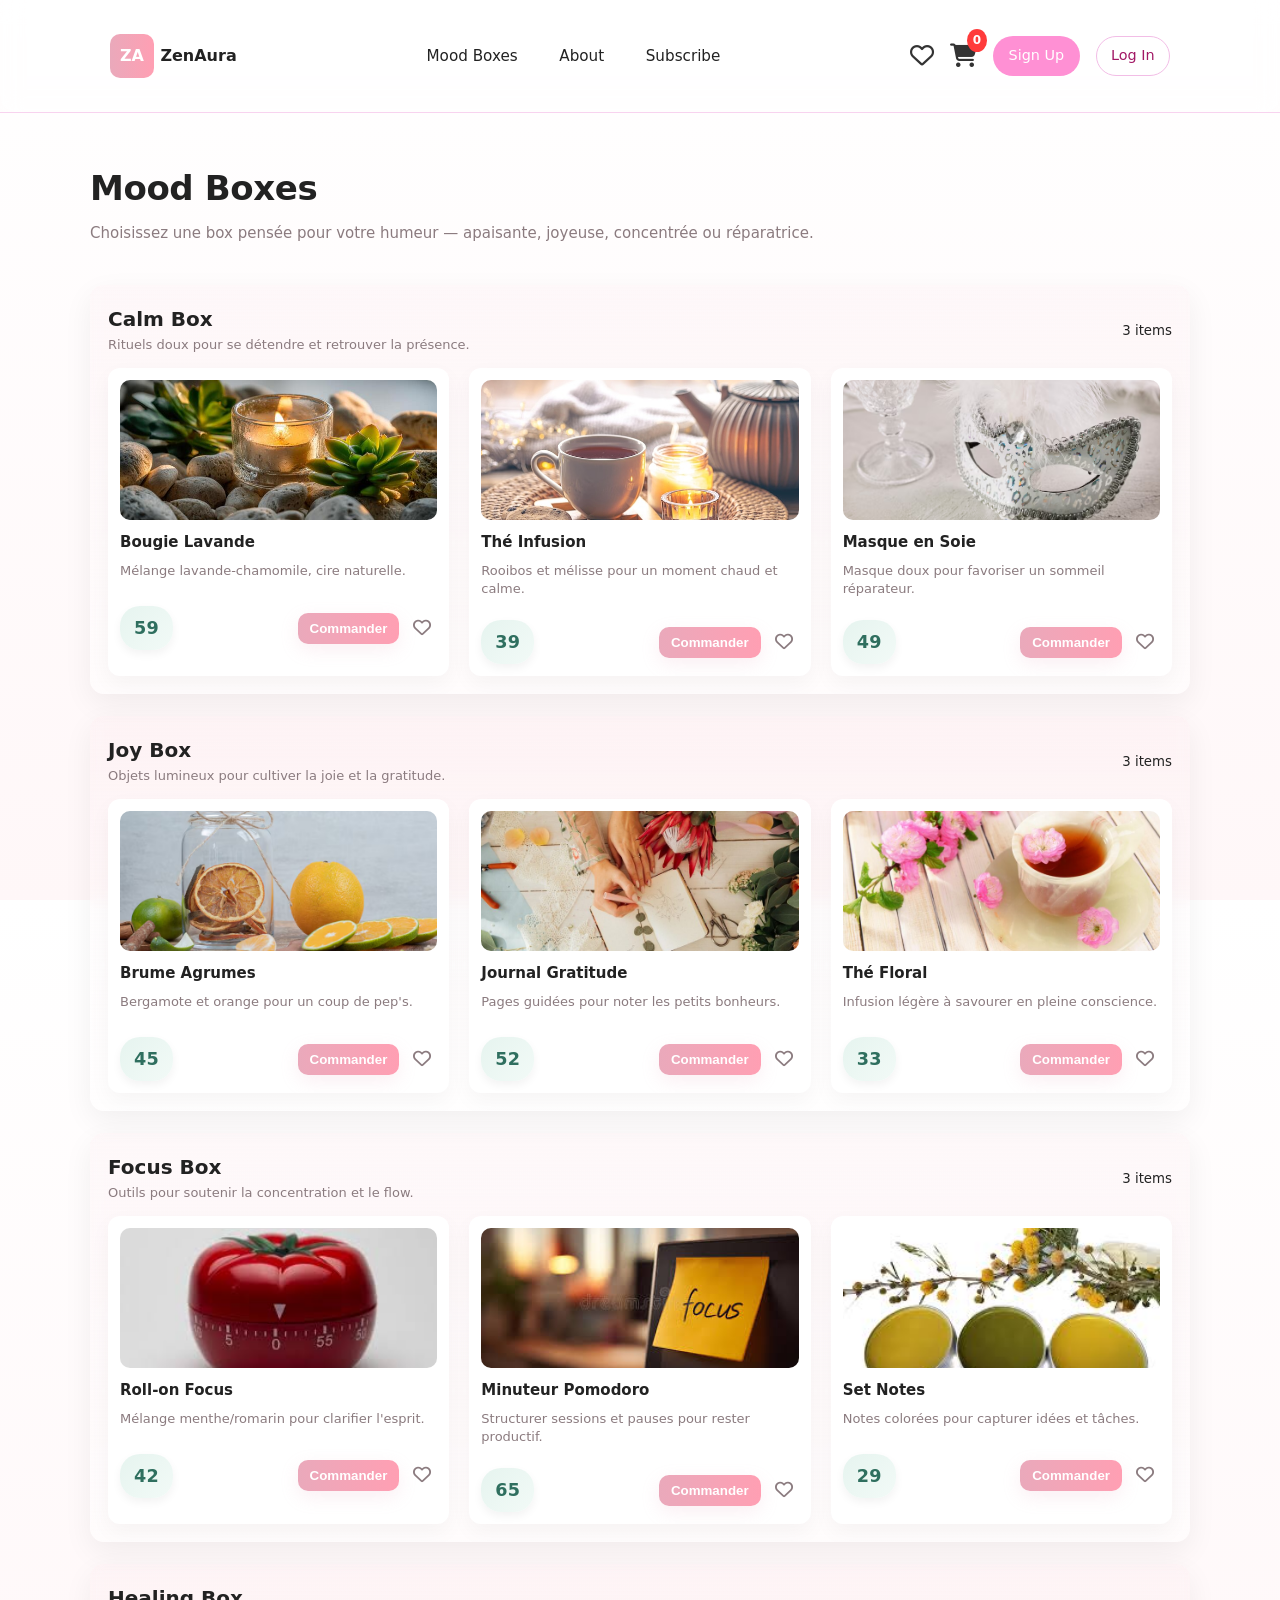
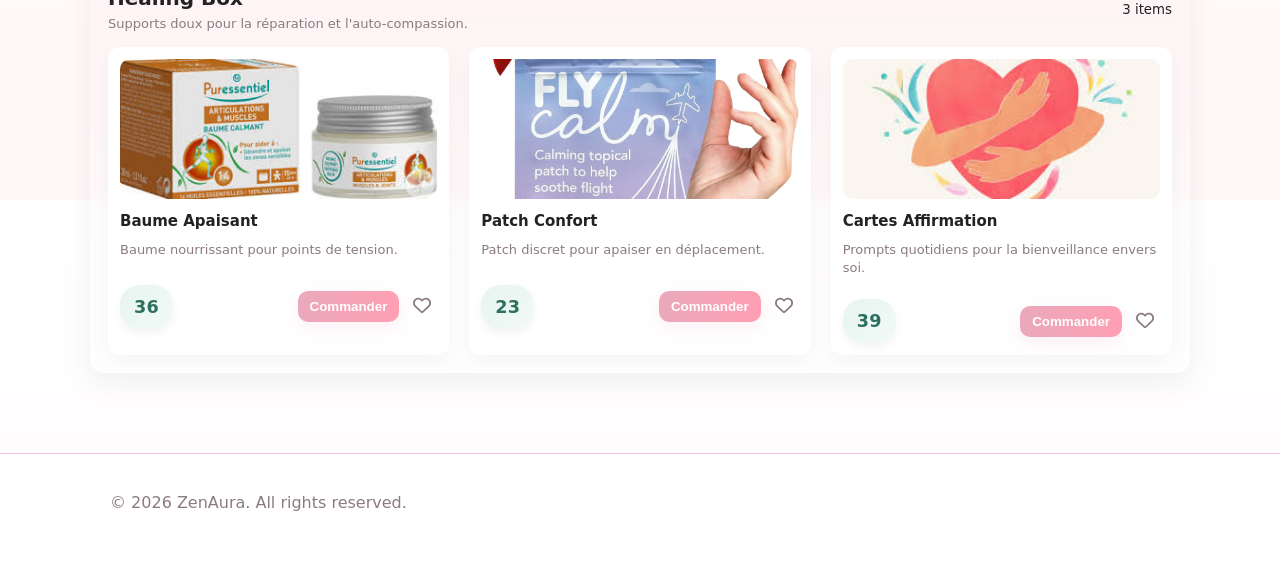
<file: ZainAura/ZainAura/boxes.html>
<!DOCTYPE html>
<html lang="fr">
<head>
  <meta charset="utf-8">
  <meta name="viewport" content="width=device-width, initial-scale=1">
  <title>ZenAura – Mood Boxes</title>
  <link rel="stylesheet" href="styles.css">
  <link rel="stylesheet" href="https://cdnjs.cloudflare.com/ajax/libs/font-awesome/6.5.0/css/all.min.css">
</head>
<body>

<!-- Header -->
<header class="header sticky-header">
  <div class="container">
    <div class="header-content">
      <a href="accueil.html" class="logo">
        <span class="logo-icon">ZA</span>
        <span class="logo-text">ZenAura</span>
      </a>

      <nav class="nav">
        <a href="boxes.html" class="nav-link">Mood Boxes</a>
        <a href="about.html" class="nav-link">About</a>
        <a href="inscription.html" class="nav-link">Subscribe</a>
      </nav>

      <div class="header-actions">
        <!-- Wishlist -->
        <a href="wishlist.html" class="header-icon wish-icon" title="Liste de souhaits">
          <i class="fa-regular fa-heart"></i>
        </a>
        <!-- Panier -->
        <a href="cart.html" class="header-icon cart-icon" title="Panier">
          <i class="fa-solid fa-cart-shopping"></i>
          <span id="cart-count">0</span>
        </a>
        <!-- Auth -->
        <a href="inscription.html" class="btn-signup">Sign Up</a>
        <a href="login.html" class="btn-login">Log In</a>
      </div>
    </div>
  </div>
</header>

<!-- HERO -->
<section class="boxes-hero container">
  <h1>Mood Boxes</h1>
  <p>Choisissez une box pensée pour votre humeur — apaisante, joyeuse, concentrée ou réparatrice.</p>
</section>

<!-- MAIN -->
<main class="boxes-wrapper container">

  <!-- Calm Box -->
  <section class="box-section" id="calm">
    <div class="box-header">
      <div class="box-title">
        <h2>Calm Box</h2>
        <p class="box-desc">Rituels doux pour se détendre et retrouver la présence.</p>
      </div>
      <div class="box-meta"><small class="muted">3 items</small></div>
    </div>

    <div class="cards-grid">
      <article class="card">
        <div class="card-img"><img src="images/image1.jpg" alt="Bougie calmante"></div>
        <div class="card-body">
          <h3 class="card-title">Bougie Lavande</h3>
          <p class="card-desc">Mélange lavande-chamomile, cire naturelle.</p>
          <div class="card-footer">
            <div class="price">59</div>
            <div class="actions">
              <button class="btn-order" data-name="Bougie Lavande" data-price="59">Commander</button>
              <button class="wish-btn"><i class="fa-regular fa-heart"></i></button>
            </div>
          </div>
        </div>
      </article>

      <article class="card">
        <div class="card-img"><img src="images/image2.jpg" alt="Thé apaisant"></div>
        <div class="card-body">
          <h3 class="card-title">Thé Infusion</h3>
          <p class="card-desc">Rooibos et mélisse pour un moment chaud et calme.</p>
          <div class="card-footer">
            <div class="price">39</div>
            <div class="actions">
              <button class="btn-order" data-name="Thé Infusion" data-price="39">Commander</button>
              <button class="wish-btn"><i class="fa-regular fa-heart"></i></button>
            </div>
          </div>
        </div>
      </article>

      <article class="card">
        <div class="card-img"><img src="images/image3.jpg" alt="Masque de sommeil"></div>
        <div class="card-body">
          <h3 class="card-title">Masque en Soie</h3>
          <p class="card-desc">Masque doux pour favoriser un sommeil réparateur.</p>
          <div class="card-footer">
            <div class="price">49</div>
            <div class="actions">
              <button class="btn-order" data-name="Masque en Soie" data-price="49">Commander</button>
              <button class="wish-btn"><i class="fa-regular fa-heart"></i></button>
            </div>
          </div>
        </div>
      </article>
    </div>
  </section>

  <!-- Joy Box -->
  <section class="box-section" id="joy">
    <div class="box-header">
      <div class="box-title">
        <h2>Joy Box</h2>
        <p class="box-desc">Objets lumineux pour cultiver la joie et la gratitude.</p>
      </div>
      <div class="box-meta"><small class="muted">3 items</small></div>
    </div>

    <div class="cards-grid">
      <article class="card">
        <div class="card-img"><img src="images/image4.jpg" alt="Brume d'ambiance"></div>
        <div class="card-body">
          <h3 class="card-title">Brume Agrumes</h3>
          <p class="card-desc">Bergamote et orange pour un coup de pep's.</p>
          <div class="card-footer">
            <div class="price">45</div>
            <div class="actions">
              <button class="btn-order" data-name="Brume Agrumes" data-price="45">Commander</button>
              <button class="wish-btn"><i class="fa-regular fa-heart"></i></button>
            </div>
          </div>
        </div>
      </article>

      <article class="card">
        <div class="card-img"><img src="images/image5.jpg" alt="Journal de gratitude"></div>
        <div class="card-body">
          <h3 class="card-title">Journal Gratitude</h3>
          <p class="card-desc">Pages guidées pour noter les petits bonheurs.</p>
          <div class="card-footer">
            <div class="price">52</div>
            <div class="actions">
              <button class="btn-order" data-name="Journal Gratitude" data-price="52">Commander</button>
              <button class="wish-btn"><i class="fa-regular fa-heart"></i></button>
            </div>
          </div>
        </div>
      </article>

      <article class="card">
        <div class="card-img"><img src="images/image6.jpg" alt="Thé floral"></div>
        <div class="card-body">
          <h3 class="card-title">Thé Floral</h3>
          <p class="card-desc">Infusion légère à savourer en pleine conscience.</p>
          <div class="card-footer">
            <div class="price">33</div>
            <div class="actions">
              <button class="btn-order" data-name="Thé Floral" data-price="33">Commander</button>
              <button class="wish-btn"><i class="fa-regular fa-heart"></i></button>
            </div>
          </div>
        </div>
      </article>
    </div>
  </section>

  <!-- Focus Box -->
  <section class="box-section" id="focus">
    <div class="box-header">
      <div class="box-title">
        <h2>Focus Box</h2>
        <p class="box-desc">Outils pour soutenir la concentration et le flow.</p>
      </div>
      <div class="box-meta"><small class="muted">3 items</small></div>
    </div>

    <div class="cards-grid">
      <article class="card">
        <div class="card-img"><img src="images/img7.jpeg" alt="Roll-on focus"></div>
        <div class="card-body">
          <h3 class="card-title">Roll-on Focus</h3>
          <p class="card-desc">Mélange menthe/romarin pour clarifier l'esprit.</p>
          <div class="card-footer">
            <div class="price">42</div>
            <div class="actions">
              <button class="btn-order" data-name="Roll-on Focus" data-price="42">Commander</button>
              <button class="wish-btn"><i class="fa-regular fa-heart"></i></button>
            </div>
          </div>
        </div>
      </article>

      <article class="card">
        <div class="card-img"><img src="images/img8.jpeg" alt="Minuteur pomodoro"></div>
        <div class="card-body">
          <h3 class="card-title">Minuteur Pomodoro</h3>
          <p class="card-desc">Structurer sessions et pauses pour rester productif.</p>
          <div class="card-footer">
            <div class="price">65</div>
            <div class="actions">
              <button class="btn-order" data-name="Minuteur Pomodoro" data-price="65">Commander</button>
              <button class="wish-btn"><i class="fa-regular fa-heart"></i></button>
            </div>
          </div>
        </div>
      </article>

      <article class="card">
        <div class="card-img"><img src="images/img9.jpeg" alt="Notes autocollantes"></div>
        <div class="card-body">
          <h3 class="card-title">Set Notes</h3>
          <p class="card-desc">Notes colorées pour capturer idées et tâches.</p>
          <div class="card-footer">
            <div class="price">29</div>
            <div class="actions">
              <button class="btn-order" data-name="Set Notes" data-price="29">Commander</button>
              <button class="wish-btn"><i class="fa-regular fa-heart"></i></button>
            </div>
          </div>
        </div>
      </article>
    </div>
  </section>

  <!-- Healing Box -->
  <section class="box-section" id="healing">
    <div class="box-header">
      <div class="box-title">
        <h2>Healing Box</h2>
        <p class="box-desc">Supports doux pour la réparation et l'auto-compassion.</p>
      </div>
      <div class="box-meta"><small class="muted">3 items</small></div>
    </div>

    <div class="cards-grid">
      <article class="card">
        <div class="card-img"><img src="images/image10.jpeg" alt="Baume apaisant"></div>
        <div class="card-body">
          <h3 class="card-title">Baume Apaisant</h3>
          <p class="card-desc">Baume nourrissant pour points de tension.</p>
          <div class="card-footer">
            <div class="price">36</div>
            <div class="actions">
              <button class="btn-order" data-name="Baume Apaisant" data-price="36">Commander</button>
              <button class="wish-btn"><i class="fa-regular fa-heart"></i></button>
            </div>
          </div>
        </div>
      </article>

      <article class="card">
        <div class="card-img"><img src="images/im12.jpg" alt="Patch aromatique"></div>
        <div class="card-body">
          <h3 class="card-title">Patch Confort</h3>
          <p class="card-desc">Patch discret pour apaiser en déplacement.</p>
          <div class="card-footer">
            <div class="price">23</div>
            <div class="actions">
              <button class="btn-order" data-name="Patch Confort" data-price="23">Commander</button>
              <button class="wish-btn"><i class="fa-regular fa-heart"></i></button>
            </div>
          </div>
        </div>
      </article>

      <article class="card">
        <div class="card-img"><img src="images/im13.jpeg" alt="Cartes d'affirmation"></div>
        <div class="card-body">
          <h3 class="card-title">Cartes Affirmation</h3>
          <p class="card-desc">Prompts quotidiens pour la bienveillance envers soi.</p>
          <div class="card-footer">
            <div class="price">39</div>
            <div class="actions">
              <button class="btn-order" data-name="Cartes Affirmation" data-price="39">Commander</button>
              <button class="wish-btn"><i class="fa-regular fa-heart"></i></button>
            </div>
          </div>
        </div>
      </article>
    </div>
  </section>

</main>

<!-- Footer -->
<footer class="footer">
  <div class="container">
    <p id="copyrightYear"></p>
  </div>
</footer>

<script>
// Wishlist toggle
document.querySelectorAll('.wish-btn').forEach(btn=>{
  btn.addEventListener('click', ()=>{
    btn.classList.toggle('active');
    const icon = btn.querySelector('i');
    icon.classList.toggle('fa-solid');
    icon.classList.toggle('fa-regular');
  });
});

// Panier
let cart = JSON.parse(localStorage.getItem('cart')) || [];
const cartCount = document.getElementById('cart-count');

function updateCartCount(){
  cartCount.textContent = cart.length;
}
updateCartCount();

document.querySelectorAll('.btn-order').forEach(btn => {
  btn.addEventListener('click', ()=>{
    const name = btn.dataset.name;
    const price = parseInt(btn.dataset.price);
    cart.push({name, price});
    localStorage.setItem('cart', JSON.stringify(cart));
    updateCartCount();
    btn.textContent = 'Ajouté ✔';
    btn.disabled = true;
  });
});

// Copyright
document.getElementById('copyrightYear').textContent =
  '© ' + new Date().getFullYear() + ' ZenAura. All rights reserved.';
</script>

</body>
</html>
</file>
<file: ZainAura/ZainAura/styles.css>
/* ------------------------------
   BASE STYLE
------------------------------ */
* {
    margin: 0;
    padding: 0;
    box-sizing: border-box;
}

body {
    font-family: system-ui, sans-serif;
    background: #fff7fb;
    color: #3a1b4f;
    line-height: 1.6;
}

a {
    text-decoration: none;
    color: inherit;
}

.container {
    width: 100%;
    max-width: 1100px;
    margin: auto;
    padding: 0 1.5rem;
}


/* ------------------------------
   HEADER
------------------------------ */
.header {
    background: #ffffffdd;
    border-bottom: 1px solid #f8d3ef;
    backdrop-filter: blur(10px);
}

.sticky-header {
    position: sticky;
    top: 0;
    z-index: 1000;
}

.header-content {
    display: flex;
    justify-content: space-between;
    align-items: center;
    padding: 1rem 0;
}

.logo {
    display: flex;
    align-items: center;
    gap: 0.4rem;
    font-weight: 700;
}

.logo-icon {
    background: linear-gradient(135deg, #ff8ad4, #ffbde6);
    width: 36px;
    height: 36px;
    border-radius: 50%;
    color: white;
    font-weight: bold;
    display: flex;
    align-items: center;
    justify-content: center;
}

.nav {
    display: flex;
    gap: 1.2rem;
}

.nav-link {
    font-size: 0.95rem;
    border-radius: 20px;
    padding: 0.3rem 0.7rem;
    transition: background 0.25s;
}

.nav-link:hover {
    background: #ffe4f6;
}

.header-actions {
    display: flex;
    gap: 0.5rem;
}

.btn-signup,
.btn-login {
    padding: 0.45rem 0.9rem;
    border-radius: 25px;
    font-size: 0.9rem;
    cursor: pointer;
    border: 1px solid transparent;
    transition: 0.25s;
}

.btn-signup {
    background: #ff90d4;
    color: white;
}

.btn-signup:hover {
    background: #ff7ccf;
}

.btn-login {
    background: white;
    border: 1px solid #f2bde6;
    color: #a21865;
}

.btn-login:hover {
    background: #ffe7f8;
}


/* ------------------------------
   HERO SECTION
------------------------------ */
.hero {
    padding: 4rem 0 3rem;
    text-align: center;
}

.hero-badge {
    display: inline-block;
    background: #ffe5f6;
    padding: 0.4rem 1rem;
    border-radius: 20px;
    font-size: 0.9rem;
    color: #b0137a;
    margin-bottom: 1rem;
}

.hero-title {
    font-size: 2.6rem;
    font-weight: 800;
    margin-bottom: 1rem;
}

.gradient-text {
    background: linear-gradient(135deg, #ff7ccf, #ffbdf2);
    -webkit-background-clip: text;
    -webkit-text-fill-color: transparent;
}

.hero-desc {
    max-width: 700px;
    margin: auto;
    font-size: 1.05rem;
    color: #6a4b70;
    margin-bottom: 1.7rem;
}

.hero-buttons {
    display: flex;
    justify-content: center;
    gap: 1rem;
    margin-bottom: 2.5rem;
}

.btn-primary {
    padding: 0.7rem 1.4rem;
    border-radius: 25px;
    background: linear-gradient(135deg, #ff8ad4, #ffbdf0);
    border: none;
    color: white;
    font-size: 0.95rem;
    cursor: pointer;
}

.btn-primary:hover {
    filter: brightness(0.93);
}

.btn-outline {
    padding: 0.7rem 1.4rem;
    border-radius: 25px;
    border: 1px solid #e9b1da;
    background: white;
    color: #b0137a;
    font-size: 0.95rem;
    cursor: pointer;
}

.btn-outline:hover {
    background: #ffeaf7;
}

.hero-stats {
    display: flex;
    justify-content: center;
    gap: 2rem;
    margin-top: 2rem;
}

.stat {
    text-align: center;
}

.stat strong {
    font-size: 1.4rem;
    color: #b0137a;
}


/* ------------------------------
   WHY CHOOSE US
------------------------------ */
.why-choose {
    padding: 3rem 0;
}

.section-title {
    text-align: center;
    font-size: 2rem;
    margin-bottom: 1rem;
}

.features-grid {
    display: grid;
    grid-template-columns: repeat(4, 1fr);
    gap: 1rem;
    margin-top: 2rem;
}

.feature-card {
    background: white;
    padding: 1.2rem;
    border-radius: 15px;
    text-align: center;
    border: 1px solid #f5cde8;
    box-shadow: 0 10px 25px rgba(255, 180, 230, 0.15);
}

.feature-icon {
    font-size: 1.8rem;
    margin-bottom: 0.5rem;
}


/* ------------------------------
   MOOD BOXES
------------------------------ */
.mood-section {
    padding: 3rem 0 2rem;
}

.section-subtitle {
    text-align: center;
    margin-bottom: 2rem;
    color: #7a557f;
}

.moods-grid {
    display: grid;
    grid-template-columns: repeat(3, 1fr);
    gap: 1.2rem;
}


/* ------------------------------
   SUBSCRIBE SECTION
------------------------------ */
.subscribe-section {
    background: linear-gradient(135deg, #ff91d6, #ffbae9);
    padding: 3rem 0;
    text-align: center;
    color: white;
    border-radius: 40px 40px 0 0;
}

.pricing-grid {
    margin-top: 2rem;
    display: grid;
    grid-template-columns: repeat(3, 1fr);
    gap: 1.2rem;
}


/* ------------------------------
   FOOTER
------------------------------ */
.footer {
    padding: 2rem 0 1rem;
    border-top: 1px solid #f3c5e9;
    background: #fff;
}

.footer-grid {
    display: grid;
    grid-template-columns: 2fr 1fr 1fr 1fr;
    gap: 1rem;
}

.footer-col h3 {
    margin-bottom: 0.5rem;
}

.social-links {
    display: flex;
    gap: 0.4rem;
}

.social-icon {
    width: 28px;
    height: 28px;
    border: 1px solid #f5bfe7;
    display: flex;
    justify-content: center;
    align-items: center;
    border-radius: 50%;
}

.social-icon:hover {
    background: #ffe4f8;
}

.footer-bottom {
    margin-top: 1rem;
    text-align: center;
    font-size: 0.85rem;
    color: #6a4b70;
}


/* 
@media (max-width: 900px) {
    .features-grid {
        grid-template-columns: repeat(2, 1fr);
    }

    .moods-grid,
    .pricing-grid {
        grid-template-columns: repeat(2, 1fr);
    }

    .footer-grid {
        grid-template-columns: repeat(2, 1fr);
    }
}

@media (max-width: 650px) {
    .moods-grid,
    .pricing-grid {
        grid-template-columns: 1fr;
    }

    .hero-title {
        font-size: 2rem;
    }

    .hero-stats {
        flex-direction: column;
        gap: 1rem;
    }
}
.photos-container {
    display: flex;
    justify-content: space-evenly;
    padding: 20px;
}
/* Conteneur des deux photos */
.photo-wrapper {
    display: flex;
    justify-content: space-between;
    align-items: center;
    padding: 30px 80px;
    margin-top: 20px;
}

/* Boîte qui contient photo + nom */
.profile-box {
    text-align: center;
}

/* Photos rondes */
.photo-small {
    width: 120px;
    height: 120px;
    border-radius: 50%;
    border: 4px solid #ffbde6;
    object-fit: cover;
    transition: 0.3s ease;
    box-shadow: 0 0 20px rgba(255, 120, 200, 0.3);
}

/* Effet de zoom clic */
.photo-small:hover {
    transform: scale(1.08);
}

/* Nom sous les photos */
.photo-name {
    margin-top: 10px;
    font-size: 14px;
    font-weight: 600;
    color: #7a2b6a;
}

/* Effet lors du clic (agrandissement) */
.photo-small:active {
    transform: scale(1.25);
}
.social-links {
    display: flex;
    gap: 1rem;
}

.social-icon {
    width: 45px;
    height: 45px;
    background: #ffe4f8;
    border-radius: 50%;
    display: flex;
    align-items: center;
    justify-content: center;
    color: #a21865;
    font-size: 1.4rem;
    border: 2px solid #f5bfe7;
    transition: 0.3s;
}

.social-icon:hover {
    background: #ffcdf3;
}
/* ------------------------------
   ABOUT HERO
------------------------------ */
.about-hero {
    background: linear-gradient(180deg, rgba(255,250,253,0.9) 0%, rgba(255,244,250,0.6) 100%);
    padding: 4.5rem 0;
    display: flex;
    align-items: center;
    justify-content: center;
    text-align: center;
    border-radius: 16px;
    margin-bottom: 1.5rem;
  }
  
  .about-hero-content {
    max-width: 900px;
    padding: 0 1rem;
  }
  
  .about-hero h1 {
    font-size: 2.4rem;
    font-weight: 800;
    margin-bottom: 0.6rem;
    color: #4a1a4a;
  }
  
  .about-hero p {
    color: #6f4f6f;
    font-size: 1.05rem;
    margin: 0 auto;
    max-width: 720px;
  }
  
  /* ------------------------------
     ABOUT STORY GRID
  ------------------------------ */
  .about-section {
    padding: 3rem 0;
  }
  
  .about-grid {
    display: grid;
    grid-template-columns: 1fr 420px;
    gap: 2rem;
    align-items: center;
    align-content: center;
  }
  
  /* Texte */
  .about-text h2 {
    font-size: 1.8rem;
    color: #3a1b4f;
    margin-bottom: 0.6rem;
  }
  
  .about-text p {
    color: #6a4b70;
    line-height: 1.7;
    margin-bottom: 0.9rem;
    font-size: 1rem;
  }
  
  /* Image */
  .about-image {
    display: flex;
    justify-content: center;
    align-items: center;
  }
  
  .about-image img {
    width: 100%;
    max-width: 420px;
    height: auto;
    border-radius: 14px;
    object-fit: cover;
    box-shadow: 0 12px 30px rgba(122, 43, 106, 0.12);
    border: 6px solid rgba(255, 189, 230, 0.45);
    transition: transform 0.35s ease, box-shadow 0.35s ease;
  }
  
  /* léger effet au survol */
  .about-image img:hover {
    transform: translateY(-6px) scale(1.01);
    box-shadow: 0 20px 40px rgba(122, 43, 106, 0.18);
  }
  
  /* ------------------------------
     VALUES CARDS ADJUSTMENTS
  ------------------------------ */
  .values-section {
    padding: 2.5rem 0;
  }
  
  .values-cards {
    display: grid;
    grid-template-columns: repeat(3, 1fr);
    gap: 1rem;
    margin-top: 1.2rem;
  }
  
  .value-card {
    padding: 1.2rem;
    background: linear-gradient(180deg, #fff, #fff7fb);
    border-radius: 12px;
    border: 1px solid rgba(245, 205, 232, 0.7);
    text-align: center;
    transition: transform 0.25s ease, box-shadow 0.25s ease;
  }
  
  .value-card:hover {
    transform: translateY(-6px);
    box-shadow: 0 12px 30px rgba(255, 150, 210, 0.12);
  }
  
  .value-card i {
    font-size: 1.6rem;
    color: #b0137a;
    margin-bottom: 0.6rem;
  }
  
  /* ------------------------------
     TEAM SECTION TWEAKS
  ------------------------------ */
  .team-section {
    padding: 2.5rem 0;
  }
  
  .team-cards {
    display: grid;
    grid-template-columns: repeat(3, 1fr);
    gap: 1rem;
    margin-top: 1rem;
  }
  
  .team-card {
    background: white;
    border-radius: 12px;
    padding: 1rem;
    text-align: center;
    border: 1px solid #f5cde8;
    transition: transform 0.25s ease, box-shadow 0.25s ease;
  }
  
  .team-card img {
    width: 120px;
    height: 120px;
    border-radius: 50%;
    object-fit: cover;
    margin: 0 auto 0.8rem;
    border: 4px solid #ffbde6;
    box-shadow: 0 8px 20px rgba(255, 120, 200, 0.12);
  }
  
  .team-card:hover {
    transform: translateY(-6px);
    box-shadow: 0 14px 36px rgba(122, 43, 106, 0.12);
  }
  
  /* ------------------------------
     RESPONSIVE
  ------------------------------ */
  @media (max-width: 900px) {
    .about-grid {
      grid-template-columns: 1fr;
      gap: 1.4rem;
    }
  
    .about-image img {
      max-width: 100%;
    }
  
    .values-cards {
      grid-template-columns: repeat(2, 1fr);
    }
  
    .team-cards {
      grid-template-columns: repeat(2, 1fr);
    }
  }
  
  @media (max-width: 650px) {
    .about-hero h1 {
      font-size: 1.8rem;
    }
  
    .about-hero {
      padding: 2.5rem 0;
    }
  
    .values-cards,
    .team-cards {
      grid-template-columns: 1fr;
    }
  
    .about-image img {
      border-width: 4px;
    }
  }
  /* Styles pour boxes.html — méthode sans variables */

/* Mise en page générale */
html, body {
    height: 100%;
    margin: 0;
    background: linear-gradient(180deg, #ffffff 0%, #fff7f8 100%);
    color: #222222;
    font-family: Inter, system-ui, -apple-system, "Segoe UI", Roboto, "Helvetica Neue", Arial, sans-serif;
  }
  
  .container {
    max-width: 1100px;
    margin: 0 auto;
    padding: 0 20px;
  }
  
  /* Header (hérité du global, styles légers ici) */
  .header {
    background: transparent;
    padding: 18px 0;
  }
  .header .logo-icon {
    width: 44px;
    height: 44px;
    border-radius: 10px;
    display: inline-grid;
    place-items: center;
    color: #ffffff;
    font-weight: 800;
    background: linear-gradient(90deg, #eaa9bb, #ff9fb3);
  }
  
  /* Hero */
  .boxes-hero {
    padding: 48px 0 12px;
  }
  .boxes-hero h1 {
    font-size: 34px;
    margin: 0 0 6px;
    letter-spacing: -0.4px;
  }
  .boxes-hero p {
    color: #8b7b7f;
    margin: 0;
    font-size: 15px;
  }
  
  /* Wrapper et sections */
  .boxes-wrapper {
    padding: 28px 0 80px;
    display: grid;
    gap: 22px;
  }
  .box-section {
    background: linear-gradient(180deg, rgba(234,169,187,0.06), rgba(255,255,255,0.5));
    border-radius: 14px;
    padding: 18px;
    box-shadow: 0 10px 30px rgba(18,18,18,0.06);
    backdrop-filter: blur(6px);
    transition: transform .18s ease, box-shadow .18s ease;
  }
  .box-section:hover {
    transform: translateY(-4px);
    box-shadow: 0 18px 40px rgba(18,18,18,0.08);
  }
  
  .box-header {
    display: flex;
    align-items: center;
    justify-content: space-between;
    gap: 12px;
    margin-bottom: 12px;
  }
  .box-title h2 {
    margin: 0;
    font-size: 20px;
  }
  .box-desc {
    margin: 0;
    color: #8b7b7f;
    font-size: 13px;
  }
  
  /* Grille de cartes */
  .cards-grid {
    display: grid;
    grid-template-columns: repeat(auto-fit, minmax(220px, 1fr));
    gap: 20px;
  }
  
  /* Carte produit */
  .card {
    background: #ffffff;
    border-radius: 12px;
    padding: 12px;
    display: flex;
    flex-direction: column;
    gap: 10px;
    box-shadow: 0 8px 22px rgba(18,18,18,0.04);
    transition: transform .18s ease, box-shadow .18s ease;
    overflow: hidden;
  }
  .card:hover {
    transform: translateY(-6px);
    box-shadow: 0 20px 40px rgba(18,18,18,0.08);
  }
  
  .card-img {
    height: 140px;
    border-radius: 10px;
    overflow: hidden;
    background: linear-gradient(180deg,#ffffff 0%, #f7eef0 100%);
    display: flex;
    align-items: center;
    justify-content: center;
  }
  .card-img img {
    width: 100%;
    height: 100%;
    object-fit: cover;
    display: block;
  }
  
  .card-body {
    display: flex;
    flex-direction: column;
    gap: 8px;
    min-height: 120px;
  }
  .card-title {
    font-size: 15px;
    margin: 0;
    font-weight: 700;
    color: #222222;
  }
  .card-desc {
    margin: 0;
    color: #8b7b7f;
    font-size: 13px;
    line-height: 1.35;
    flex: 1;
  }
  
  /* Pied de carte */
  .card-footer {
    display: flex;
    align-items: center;
    justify-content: space-between;
    gap: 8px;
    margin-top: 6px;
  }
  .price {
    font-weight: 800;
    color: #222222;
    font-size: 15px;
  }
  
  /* Boutons */
  .actions {
    display: flex;
    gap: 8px;
    align-items: center;
  }
  .btn-order {
    background: linear-gradient(90deg, #eaa9bb, #ff9fb3);
    border: 0;
    color: #ffffff;
    padding: 8px 12px;
    border-radius: 10px;
    font-weight: 700;
    cursor: pointer;
    box-shadow: 0 6px 18px rgba(234,169,187,0.18);
    transition: transform .12s ease, opacity .12s ease;
  }
  .btn-order:hover {
    transform: translateY(-2px);
    opacity: 0.98;
  }
  .btn-order:disabled {
    opacity: 0.7;
    cursor: default;
    transform: none;
  }
  
  /* Wishlist coeur */
  .wish-btn {
    background: transparent;
    border: 0;
    color: #8b7b7f;
    font-size: 18px;
    cursor: pointer;
    padding: 6px;
    border-radius: 8px;
    transition: color .12s ease, transform .12s ease;
  }
  .wish-btn:hover {
    transform: scale(1.06);
    color: #e74c7e;
  }
  .wish-btn.active {
    color: #e74c7e;
  }
  
  /* Footer léger */
  .footer {
    padding: 36px 0 60px;
    color: #8b7b7f;
  }
  
  /* Focus et accessibilité */
  a, button { outline: none; }
  a:focus, button:focus, .wish-btn:focus, .btn-order:focus {
    box-shadow: 0 0 0 4px rgba(234,169,187,0.18);
    border-radius: 8px;
  }
  
  /* Responsive */
  @media (max-width: 900px) {
    .boxes-hero h1 { font-size: 28px; }
    .card-img { height: 120px; }
  }
  @media (max-width: 520px) {
    .boxes-hero { padding-top: 28px; }
    .card-img { height: 110px; }
    .box-header { flex-direction: column; align-items: flex-start; gap: 8px; }
  }
  /* PRICE DESIGN */
.price {
  font-size: 1.1rem;
  font-weight: 700;
  color: #2f6f5f;
  background: linear-gradient(135deg, #e6f4ef, #f2faf7);
  padding: 8px 14px;
  border-radius: 20px;
  display: inline-block;
  box-shadow: 0 4px 10px rgba(0,0,0,0.05);
  letter-spacing: 0.3px;
}

/* Card footer alignment */
.card-footer {
  display: flex;
  align-items: center;
  justify-content: space-between;
  gap: 10px;
  margin-top: 15px;
}

/* Price hover effect */
.card:hover .price {
  transform: scale(1.05);
  transition: transform 0.3s ease;
}
/* ------------------------------
   FORMULAIRE INSCRIPTION
------------------------------ */
.signup-section {
  padding: 5rem 0;
  background: #fdf4fa;
}

.form-wrapper {
  max-width: 600px;
  margin: auto;
  background: #ffffff;
  padding: 3rem;
  border-radius: 25px;
  box-shadow: 0 12px 30px rgba(178, 123, 255, 0.2);
}

.signup-section .section-title {
  text-align: center;
  font-size: 2rem;
  margin-bottom: 0.5rem;
  color: #5a1b4f;
}

.signup-section .section-subtitle {
  text-align: center;
  font-size: 1rem;
  color: #7a2b6a;
  margin-bottom: 2rem;
}

form label {
  display: block;
  margin-bottom: 0.4rem;
  font-weight: 600;
  color: #5a1b4f;
}

form input[type="text"],
form input[type="email"],
form input[type="password"],
form input[type="tel"],
form input[type="date"],
form select,
form textarea {
  width: 100%;
  padding: 0.7rem 1.1rem;
  margin-bottom: 1.2rem;
  border-radius: 15px;
  border: 1px solid #e8c2f3;
  font-size: 0.95rem;
  outline: none;
  transition: 0.3s;
}

form input:focus,
form select:focus,
form textarea:focus {
  border-color: #b27bff;
  box-shadow: 0 0 12px rgba(178, 123, 255, 0.25);
}

form textarea {
  resize: vertical;
}

fieldset {
  border: 1px solid #f1c2f3;
  padding: 1.5rem 1.8rem;
  border-radius: 20px;
  margin-bottom: 1.8rem;
}

fieldset legend {
  font-weight: 700;
  color: #5a1b4f;
  padding: 0 0.5rem;
}

input[type="checkbox"],
input[type="radio"] {
  margin-right: 0.5rem;
}

.buttons {
  display: flex;
  justify-content: space-between;
  gap: 1rem;
  flex-wrap: wrap;
}

input[type="submit"],
input[type="reset"] {
  cursor: pointer;
  padding: 0.8rem 1.6rem;
  border-radius: 25px;
  font-weight: 600;
  font-size: 0.95rem;
  transition: 0.3s;
}

input[type="submit"] {
  background: linear-gradient(135deg, #b27bff, #eaa0ff);
  color: white;
  border: none;
}

input[type="submit"]:hover {
  filter: brightness(0.92);
}

input[type="reset"] {
  background: #fceef8;
  color: #a32b83;
  border: 1px solid #f1c2f2;
}

input[type="reset"]:hover {
  background: #f8d1f4;
}

.message-formulaire {
  margin-top: 1rem;
  font-weight: 600;
  text-align: center;
  color: #b13d91;
}

/* ------------------------------
 RESPONSIVE
------------------------------ */
@media (max-width: 1024px) {
  .features-grid,
  .moods-grid,
  .pricing-grid {
      grid-template-columns: repeat(2, 1fr);
  }

  .footer-grid {
      grid-template-columns: repeat(2, 1fr);
  }
}

@media (max-width: 700px) {
  .form-wrapper {
      padding: 2.5rem 1.5rem;
  }

  .hero-title {
      font-size: 2rem;
  }

  .hero-stats {
      flex-direction: column;
      gap: 1.5rem;
  }

  .buttons {
      flex-direction: column;
  }

  input[type="submit"],
  input[type="reset"] {
      width: 100%;
  }
}

@media (max-width: 480px) {
  .nav {
      display: none;
  }
}
/* Header - Panier et Wishlist */
.header-actions {
  display: flex;
  align-items: center;
  gap: 1rem;
}

.header-icon {
  position: relative;
  font-size: 1.5rem;
  color: #333;
  text-decoration: none;
  transition: color 0.3s;
}

.header-icon:hover {
  color: #ff6b6b;
}

/* Badge du panier */
#cart-count {
  position: absolute;
  top: -8px;
  right: -10px;
  background-color: #ff3b3b;
  color: white;
  font-size: 0.75rem;
  font-weight: bold;
  padding: 2px 6px;
  border-radius: 50%;
  display: inline-block;
  min-width: 18px;
  text-align: center;
}

/* Badge Wishlist (optionnel) */
.wish-icon .fa-heart.active {
  color: #ff6b6b;
}
</file>
